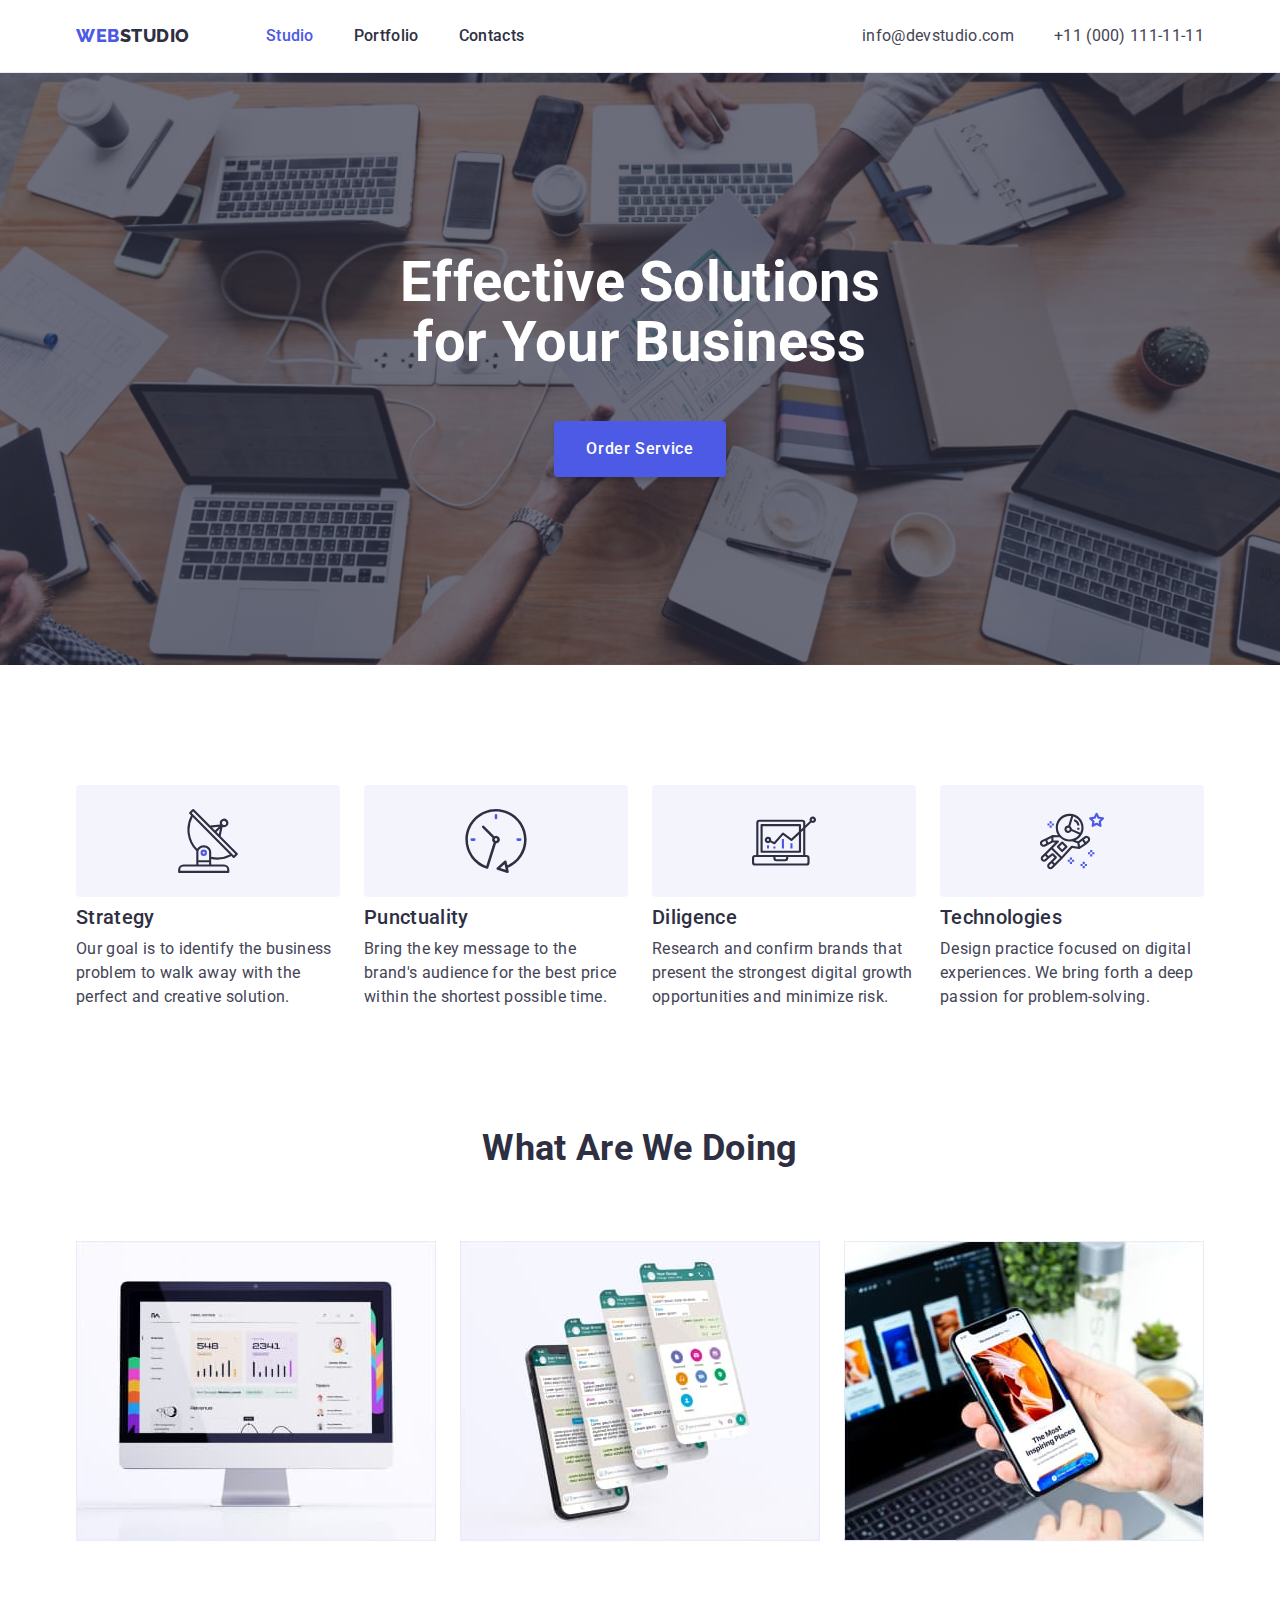
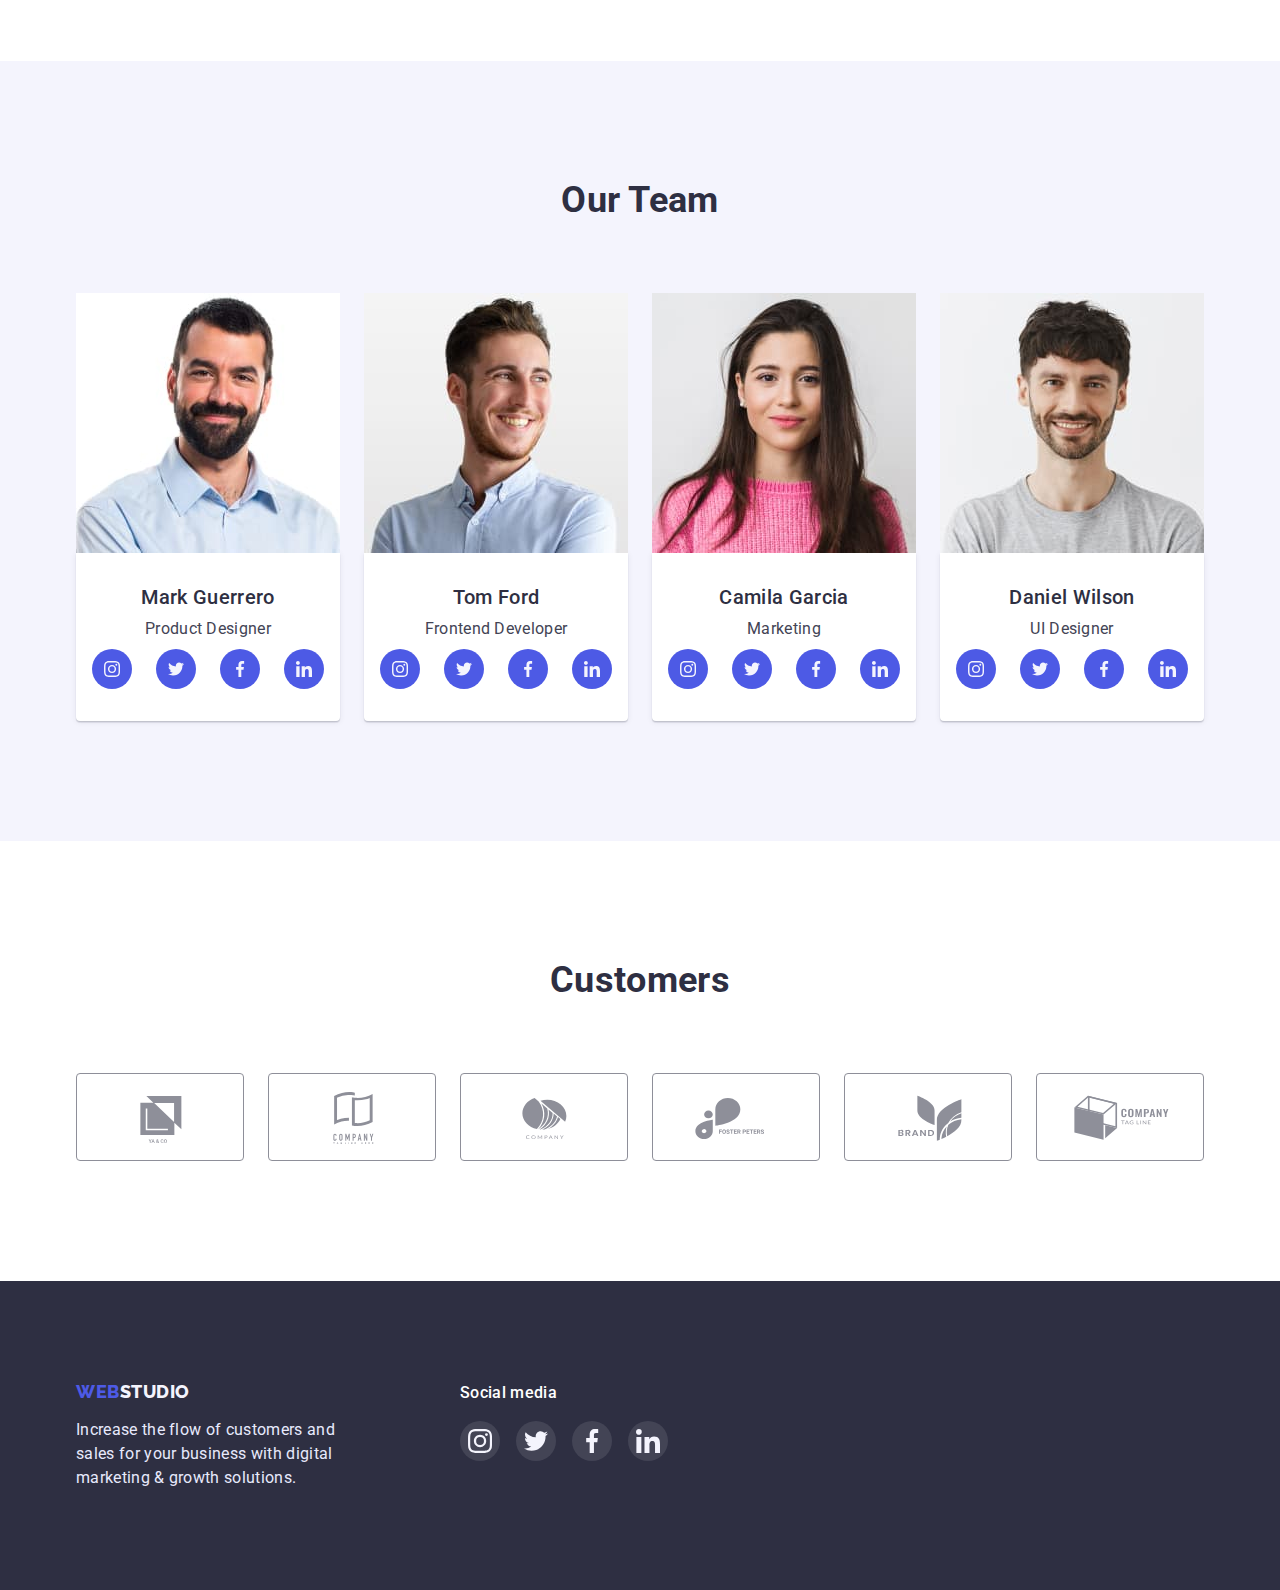
<file: index.html>
<!DOCTYPE html>
<html lang="en">
  <head>
    <meta charset="UTF-8" />
    <meta http-equiv="X-UA-Compatible" content="IE=edge" />
    <meta name="viewport" content="width=device-width, initial-scale=1.0" />
    <title>Web Studio</title>
    <link rel="preconnect" href="https://fonts.googleapis.com" />
    <link rel="preconnect" href="https://fonts.gstatic.com" crossorigin />
    <link
      href="https://fonts.googleapis.com/css2?family=Raleway:wght@800&family=Roboto:wght@400;500;700;900&display=swap"
      rel="stylesheet"
    />
    <link
      rel="stylesheet"
      href="https://cdn.jsdelivr.net/npm/modern-normalize@1.1.0/modern-normalize.min.css"
    />
    <link rel="stylesheet" href="./css/styles.css" />
  </head>
  <body>
    <header class="page-header">
      <div class="page-header-container container">
        <nav class="nav">
          <a href="./index.html" class="header-logo link">
            <span class="accent">Web</span>Studio
          </a>
          <ul class="site-nav list">
            <li class="nav-item">
              <a href="./index.html" class="nav-link link current">Studio</a>
            </li>
            <li class="nav-item">
              <a href="./portfolio.html" class="nav-link link">Portfolio</a>
            </li>
            <li class="nav-item">
              <a href="" class="nav-link link">Contacts</a>
            </li>
          </ul>
        </nav>
        <address class="address">
          <ul class="address-list list">
            <li class="address-item">
              <a href="mailto:info@devstudio.com" class="address-link link"
                >info@devstudio.com</a
              >
            </li>
            <li class="address-item">
              <a href="tel:+110001111111" class="address-link link"
                >+11 (000) 111-11-11</a
              >
            </li>
          </ul>
        </address>
      </div>
    </header>

    <main class="page-main">
      <!-- Hero section -->
      <section class="hero">
        <div class="container">
          <h1 class="hero-title">Effective Solutions for Your Business</h1>
          <button type="button" class="hero-btn btn">Order Service</button>
        </div>
      </section>
      <!-- /Hero section -->

      <!-- Principles of work section -->
      <section class="principles">
        <div class="container">
          <h2 class="principles-title title visually-hidden">
            Principles of work
          </h2>
          <ul class="principles-list wrapper list">
            <li class="principles-item">
              <div class="principles-wrapper-icon">
                <svg class="principles-icon" width="64" height="64">
                  <use href="./images/icons.svg#icon-principles-antenna"></use>
                </svg>
              </div>
              <h3 class="principles-subtitle subtitle">Strategy</h3>
              <p class="principles-desc">
                Our goal is to identify the business problem to walk away with
                the perfect and creative solution.
              </p>
            </li>
            <li class="principles-item">
              <div class="principles-wrapper-icon">
                <svg class="principles-icon" width="64" height="64">
                  <use href="./images/icons.svg#icon-principles-clock"></use>
                </svg>
              </div>
              <h3 class="principles-subtitle subtitle">Punctuality</h3>
              <p class="principles-desc">
                Bring the key message to the brand's audience for the best price
                within the shortest possible time.
              </p>
            </li>
            <li class="principles-item">
              <div class="principles-wrapper-icon">
                <svg class="principles-icon" width="64" height="64">
                  <use href="./images/icons.svg#icon-principles-diagram"></use>
                </svg>
              </div>
              <h3 class="principles-subtitle subtitle">Diligence</h3>
              <p class="principles-desc">
                Research and confirm brands that present the strongest digital
                growth opportunities and minimize risk.
              </p>
            </li>
            <li class="principles-item">
              <div class="principles-wrapper-icon">
                <svg class="principles-icon" width="64" height="64">
                  <use
                    href="./images/icons.svg#icon-principles-astronaut"
                  ></use>
                </svg>
              </div>
              <h3 class="principles-subtitle subtitle">Technologies</h3>
              <p class="principles-desc">
                Design practice focused on digital experiences. We bring forth a
                deep passion for problem-solving.
              </p>
            </li>
          </ul>
        </div>
      </section>
      <!-- /Principles of work section -->

      <!-- What are we doing section -->
      <section class="product section">
        <div class="container">
          <h2 class="product-title title">What are we doing</h2>
          <ul class="product-list wrapper list">
            <li class="product-item">
              <img
                src="./images/what-are-we-doing-1.jpg"
                alt="An example of work  on the monitor"
                width="360"
                height="300"
              />
            </li>
            <li class="product-item">
              <img
                src="./images/what-are-we-doing-2.jpg"
                alt="An example of work on a
            smartphone"
                width="360"
                height="300"
              />
            </li>
            <li class="product-item">
              <img
                src="./images/what-are-we-doing-3.jpg"
                alt="An example of work on a laptop and a smartphone"
                width="360"
                height="300"
              />
            </li>
          </ul>
        </div>
      </section>
      <!-- /What are we doing section -->

      <!-- Our Team section-->
      <section class="team section">
        <div class="container">
          <h2 class="team-title title">Our Team</h2>
          <ul class="team-list wrapper list">
            <li class="team-item">
              <img
                src="./images/our-team-1.jpg"
                alt="Photo of the employee"
                width="264"
                height="260"
              />
              <div class="team-text-box">
                <h3 class="team-subtitle subtitle">Mark Guerrero</h3>
                <p class="team-desc">Product Designer</p>
                <ul class="team-social-list wrapper list">
                  <li class="team-social-item">
                    <a href="" class="team-social-link icon-link">
                      <svg class="team-social-icon" width="16" height="16">
                        <use href="./images/icons.svg#icon-instagram"></use>
                      </svg>
                    </a>
                  </li>
                  <li class="team-social-item">
                    <a href="" class="team-social-link icon-link">
                      <svg class="team-social-icon" width="16" height="16">
                        <use href="./images/icons.svg#icon-twitter"></use>
                      </svg>
                    </a>
                  </li>
                  <li class="team-social-item">
                    <a href="" class="team-social-link icon-link">
                      <svg class="team-social-icon" width="16" height="16">
                        <use href="./images/icons.svg#icon-facebook"></use>
                      </svg>
                    </a>
                  </li>
                  <li class="team-social-item">
                    <a href="" class="team-social-link icon-link">
                      <svg class="team-social-icon" width="16" height="16">
                        <use href="./images/icons.svg#icon-linkedin"></use>
                      </svg>
                    </a>
                  </li>
                </ul>
              </div>
            </li>
            <li class="team-item">
              <img
                src="./images/our-team-2.jpg"
                alt="Photo of the employee"
                width="264"
                height="260"
              />
              <div class="team-text-box">
                <h3 class="team-subtitle subtitle">Tom Ford</h3>
                <p class="team-desc">Frontend Developer</p>
                <ul class="team-social-list wrapper list">
                  <li class="team-social-item">
                    <a href="" class="team-social-link icon-link">
                      <svg class="team-social-icon" width="16" height="16">
                        <use href="./images/icons.svg#icon-instagram"></use>
                      </svg>
                    </a>
                  </li>
                  <li class="team-social-item">
                    <a href="" class="team-social-link icon-link">
                      <svg class="team-social-icon" width="16" height="16">
                        <use href="./images/icons.svg#icon-twitter"></use>
                      </svg>
                    </a>
                  </li>
                  <li class="team-social-item">
                    <a href="" class="team-social-link icon-link">
                      <svg class="team-social-icon" width="16" height="16">
                        <use href="./images/icons.svg#icon-facebook"></use>
                      </svg>
                    </a>
                  </li>
                  <li class="team-social-item">
                    <a href="" class="team-social-link icon-link">
                      <svg class="team-social-icon" width="16" height="16">
                        <use href="./images/icons.svg#icon-linkedin"></use>
                      </svg>
                    </a>
                  </li>
                </ul>
              </div>
            </li>
            <li class="team-item">
              <img
                src="./images/our-team-3.jpg"
                alt="Photo of the employee"
                width="264"
                height="260"
              />
              <div class="team-text-box">
                <h3 class="team-subtitle subtitle">Camila Garcia</h3>
                <p class="team-desc">Marketing</p>
                <ul class="team-social-list wrapper list">
                  <li class="team-social-item">
                    <a href="" class="team-social-link icon-link">
                      <svg class="team-social-icon" width="16" height="16">
                        <use href="./images/icons.svg#icon-instagram"></use>
                      </svg>
                    </a>
                  </li>
                  <li class="team-social-item">
                    <a href="" class="team-social-link icon-link">
                      <svg class="team-social-icon" width="16" height="16">
                        <use href="./images/icons.svg#icon-twitter"></use>
                      </svg>
                    </a>
                  </li>
                  <li class="team-social-item">
                    <a href="" class="team-social-link icon-link">
                      <svg class="team-social-icon" width="16" height="16">
                        <use href="./images/icons.svg#icon-facebook"></use>
                      </svg>
                    </a>
                  </li>
                  <li class="team-social-item">
                    <a href="" class="team-social-link icon-link">
                      <svg class="team-social-icon" width="16" height="16">
                        <use href="./images/icons.svg#icon-linkedin"></use>
                      </svg>
                    </a>
                  </li>
                </ul>
              </div>
            </li>
            <li class="team-item">
              <img
                src="./images/our-team-4.jpg"
                alt="Photo of the employee"
                width="264"
                height="260"
              />
              <div class="team-text-box">
                <h3 class="team-subtitle subtitle">Daniel Wilson</h3>
                <p class="team-desc">UI Designer</p>
                <ul class="team-social-list wrapper list">
                  <li class="team-social-item">
                    <a href="" class="team-social-link icon-link">
                      <svg class="team-social-icon" width="16" height="16">
                        <use href="./images/icons.svg#icon-instagram"></use>
                      </svg>
                    </a>
                  </li>
                  <li class="team-social-item">
                    <a href="" class="team-social-link icon-link">
                      <svg class="team-social-icon" width="16" height="16">
                        <use href="./images/icons.svg#icon-twitter"></use>
                      </svg>
                    </a>
                  </li>
                  <li class="team-social-item">
                    <a href="" class="team-social-link icon-link">
                      <svg class="team-social-icon" width="16" height="16">
                        <use href="./images/icons.svg#icon-facebook"></use>
                      </svg>
                    </a>
                  </li>
                  <li class="team-social-item">
                    <a href="" class="team-social-link icon-link">
                      <svg class="team-social-icon" width="16" height="16">
                        <use href="./images/icons.svg#icon-linkedin"></use>
                      </svg>
                    </a>
                  </li>
                </ul>
              </div>
            </li>
          </ul>
        </div>
      </section>
      <!-- /Our Team section-->

      <!-- Customers section -->
      <section class="customer section">
        <div class="container">
          <h2 class="customers-title title">Customers</h2>
          <ul class="customers-list wrapper list">
            <li class="customers-item">
              <a href="" class="customers-logo-link icon-link">
                <svg class="customers-logo-icon" width="104" height="56">
                  <use href="./images/icons.svg#icon-customers-logo-1"></use>
                </svg>
              </a>
            </li>
            <li class="customers-item">
              <a href="" class="customers-logo-link icon-link">
                <svg class="customers-logo-icon" width="104" height="56">
                  <use href="./images/icons.svg#icon-customers-logo-2"></use>
                </svg>
              </a>
            </li>
            <li class="customers-item">
              <a href="" class="customers-logo-link icon-link">
                <svg class="customers-logo-icon" width="104" height="56">
                  <use href="./images/icons.svg#icon-customers-logo-3"></use>
                </svg>
              </a>
            </li>
            <li class="customers-item">
              <a href="" class="customers-logo-link icon-link">
                <svg class="customers-logo-icon" width="104" height="56">
                  <use href="./images/icons.svg#icon-customers-logo-4"></use>
                </svg>
              </a>
            </li>
            <li class="customers-item">
              <a href="" class="customers-logo-link icon-link">
                <svg class="customers-logo-icon" width="104" height="56">
                  <use href="./images/icons.svg#icon-customers-logo-5"></use>
                </svg>
              </a>
            </li>
            <li class="customers-item">
              <a href="" class="customers-logo-link icon-link">
                <svg class="customers-logo-icon" width="104" height="56">
                  <use href="./images/icons.svg#icon-customers-logo-6"></use>
                </svg>
              </a>
            </li>
          </ul>
        </div>
      </section>
      <!-- /Customers section -->
    </main>

    <footer class="page-footer">
      <div class="footer-wrapper container">
        <div class="footer-info">
          <a href="./index.html" class="footer-logo link">
            <span class="accent">Web</span>Studio
          </a>
          <p class="footer-desc">
            Increase the flow of customers and sales for your business with
            digital marketing & growth solutions.
          </p>
        </div>
        <div class="footer-social">
          <p class="footer-social-desc">Social media</p>
          <ul class="footer-social-list list">
            <li class="footer-social-item">
              <a href="" class="footer-social-link icon-link">
                <svg class="footer-social-icon" width="24" height="24">
                  <use href="./images/icons.svg#icon-instagram"></use>
                </svg>
              </a>
            </li>
            <li class="footer-social-item">
              <a href="" class="footer-social-link icon-link">
                <svg class="footer-social-icon" width="24" height="24">
                  <use href="./images/icons.svg#icon-twitter"></use>
                </svg>
              </a>
            </li>
            <li class="footer-social-item">
              <a href="" class="footer-social-link icon-link">
                <svg class="footer-social-icon" width="24" height="24">
                  <use href="./images/icons.svg#icon-facebook"></use>
                </svg>
              </a>
            </li>
            <li class="footer-social-item">
              <a href="" class="footer-social-link icon-link">
                <svg class="footer-social-icon" width="24" height="24">
                  <use href="./images/icons.svg#icon-linkedin"></use>
                </svg>
              </a>
            </li>
          </ul>
        </div>
      </div>
    </footer>
  </body>
</html>
</file>
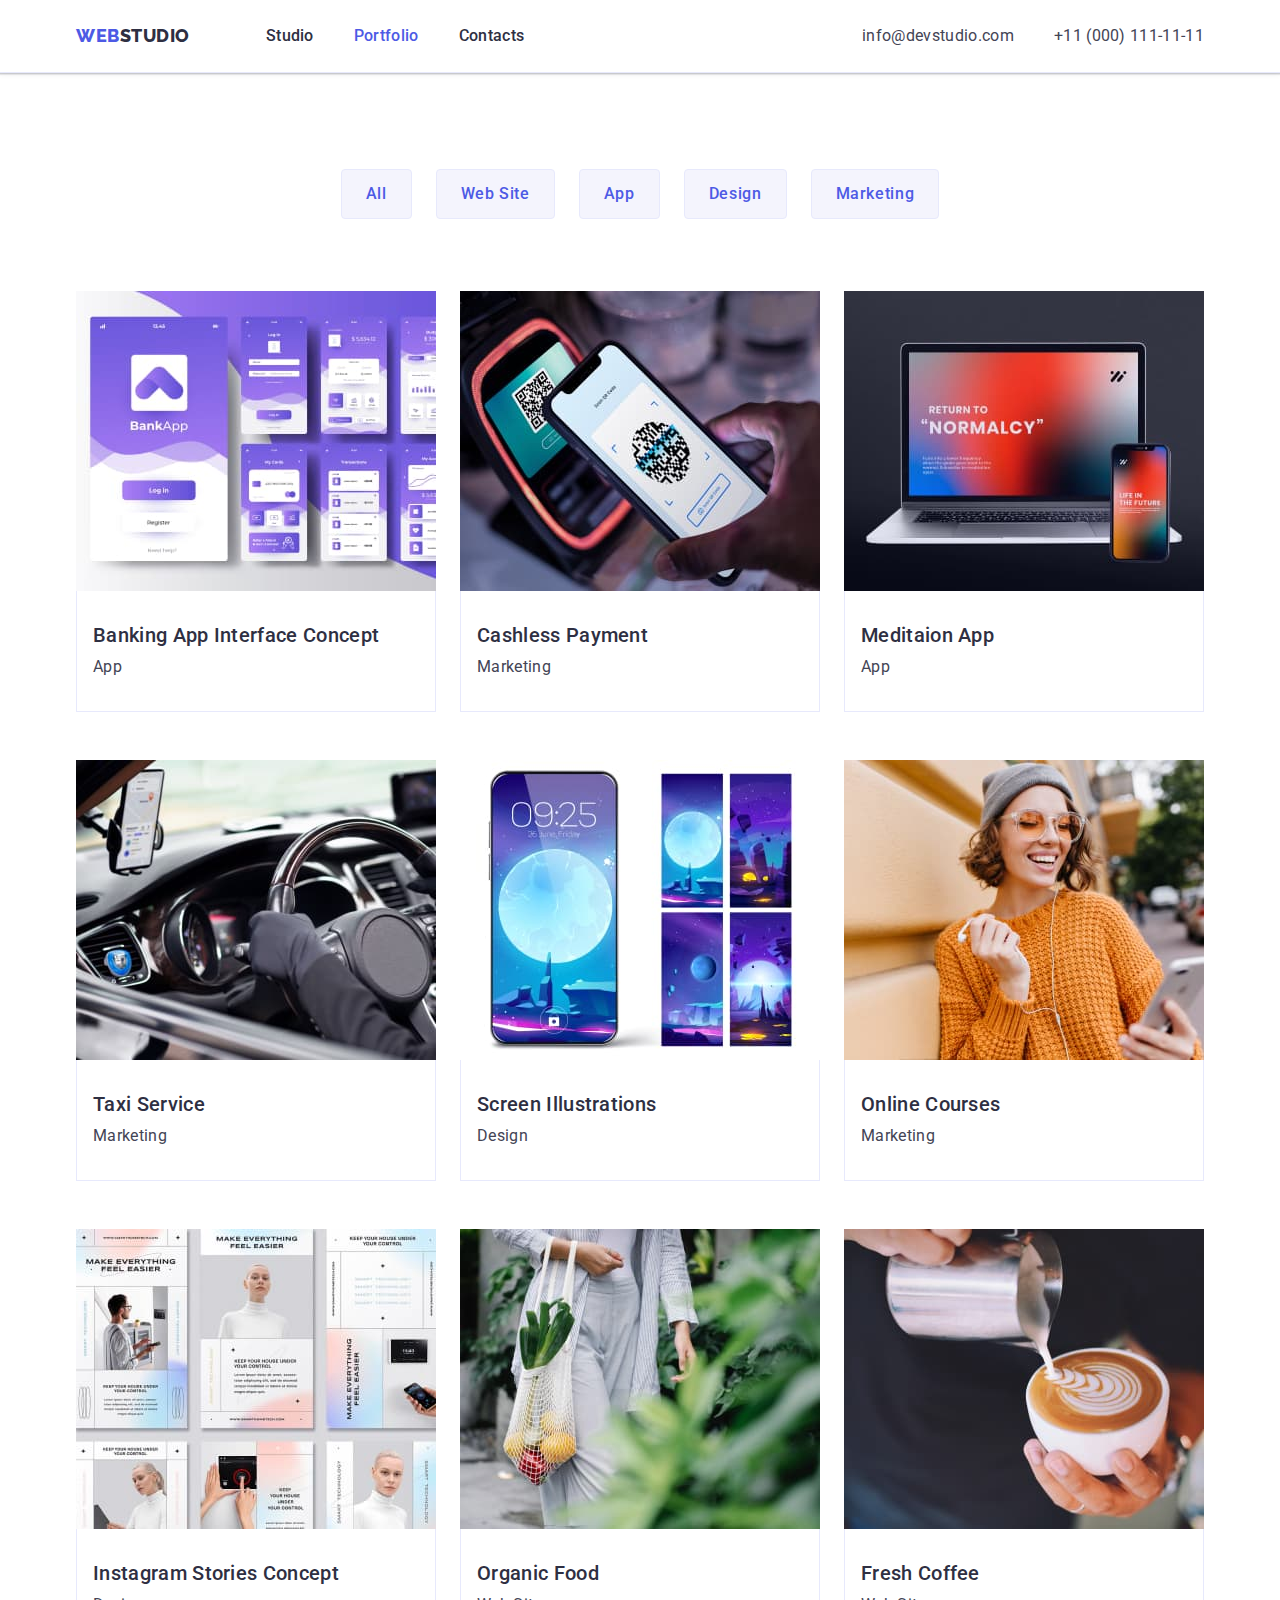
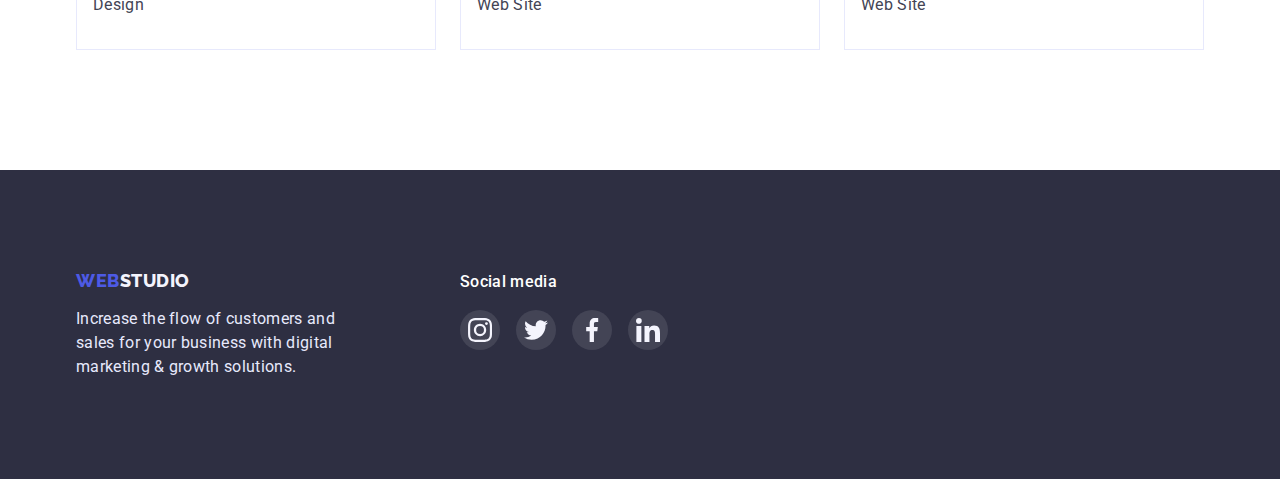
<file: portfolio.html>
<!DOCTYPE html>
<html lang="en">
  <head>
    <meta charset="UTF-8" />
    <meta http-equiv="X-UA-Compatible" content="IE=edge" />
    <meta name="viewport" content="width=device-width, initial-scale=1.0" />
    <title>Portfolio</title>
    <link rel="preconnect" href="https://fonts.googleapis.com" />
    <link rel="preconnect" href="https://fonts.gstatic.com" crossorigin />
    <link
      href="https://fonts.googleapis.com/css2?family=Raleway:wght@800&family=Roboto:wght@400;500;700;900&display=swap"
      rel="stylesheet"
    />
    <link
      rel="stylesheet"
      href="https://cdn.jsdelivr.net/npm/modern-normalize@1.1.0/modern-normalize.min.css"
    />
    <link rel="stylesheet" href="./css/styles.css" />
  </head>
  <body>
    <header class="page-header">
      <div class="page-header-container container">
        <nav class="nav">
          <a href="./index.html" class="header-logo link">
            <span class="accent">Web</span>Studio
          </a>
          <ul class="site-nav list">
            <li class="nav-item">
              <a href="./index.html" class="nav-link link">Studio</a>
            </li>
            <li class="nav-item">
              <a href="./portfolio.html" class="nav-link link current"
                >Portfolio</a
              >
            </li>
            <li class="nav-item">
              <a href="" class="nav-link link">Contacts</a>
            </li>
          </ul>
        </nav>
        <address class="address">
          <ul class="address-list list">
            <li class="address-item">
              <a href="mailto:info@devstudio.com" class="address-link link"
                >info@devstudio.com</a
              >
            </li>
            <li class="address-item">
              <a href="tel:+110001111111" class="address-link link"
                >+11 (000) 111-11-11</a
              >
            </li>
          </ul>
        </address>
      </div>
    </header>

    <main class="portfolio-main">
      <!-- Portfolio section -->
      <section class="portfolio">
        <div class="container">
          <h1 class="portfolio-title title visually-hidden">Portfolio</h1>
          <ul class="portfolio-list-filter list">
            <li class="portfolio-item-filter">
              <button type="button" class="portfolio-btn btn">All</button>
            </li>
            <li class="portfolio-item-filter">
              <button type="button" class="portfolio-btn btn">Web Site</button>
            </li>
            <li class="portfolio-item-filter">
              <button type="button" class="portfolio-btn btn">App</button>
            </li>
            <li class="portfolio-item-filter">
              <button type="button" class="portfolio-btn btn">Design</button>
            </li>
            <li class="portfolio-item-filter">
              <button type="button" class="portfolio-btn btn">Marketing</button>
            </li>
          </ul>

          <ul class="portfolio-list-product list">
            <li class="portfolio-item-product">
              <a href="" class="portfolio-item-link link">
                <img
                  src="./images/portfolio/portfolio-1.jpg"
                  alt="Example of work"
                  width="360"
                  height="300"
                />
                <div class="portfolio-text-box">
                  <h2 class="portfolio-subtitle subtitle">
                    Banking App Interface Concept
                  </h2>
                  <p class="portfolio-desc">App</p>
                </div>
              </a>
            </li>
            <li class="portfolio-item-product">
              <a href="" class="portfolio-item-link link">
                <img
                  src="./images/portfolio/portfolio-2.jpg"
                  alt="Example of work"
                  width="360"
                  height="300"
                />
                <div class="portfolio-text-box">
                  <h2 class="portfolio-subtitle subtitle">Cashless Payment</h2>
                  <p class="portfolio-desc">Marketing</p>
                </div>
              </a>
            </li>
            <li class="portfolio-item-product">
              <a href="" class="portfolio-item-link link">
                <img
                  src="./images/portfolio/portfolio-3.jpg"
                  alt="Example of work"
                  width="360"
                  height="300"
                />
                <div class="portfolio-text-box">
                  <h2 class="portfolio-subtitle subtitle">Meditaion App</h2>
                  <p class="portfolio-desc">App</p>
                </div>
              </a>
            </li>
            <li class="portfolio-item-product">
              <a href="" class="portfolio-item-link link">
                <img
                  src="./images/portfolio/portfolio-4.jpg"
                  alt="Example of work"
                  width="360"
                  height="300"
                />
                <div class="portfolio-text-box">
                  <h2 class="portfolio-subtitle subtitle">Taxi Service</h2>
                  <p class="portfolio-desc">Marketing</p>
                </div>
              </a>
            </li>
            <li class="portfolio-item-product">
              <a href="" class="portfolio-item-link link">
                <img
                  src="./images/portfolio/portfolio-5.jpg"
                  alt="Example of work"
                  width="360"
                  height="300"
                />
                <div class="portfolio-text-box">
                  <h2 class="portfolio-subtitle subtitle">
                    Screen Illustrations
                  </h2>
                  <p class="portfolio-desc">Design</p>
                </div>
              </a>
            </li>
            <li class="portfolio-item-product">
              <a href="" class="portfolio-item-link link">
                <img
                  src="./images/portfolio/portfolio-6.jpg"
                  alt="Example of work"
                  width="360"
                  height="300"
                />
                <div class="portfolio-text-box">
                  <h2 class="portfolio-subtitle subtitle">Online Courses</h2>
                  <p class="portfolio-desc">Marketing</p>
                </div>
              </a>
            </li>
            <li class="portfolio-item-product">
              <a href="" class="portfolio-item-link link">
                <img
                  src="./images/portfolio/portfolio-7.jpg"
                  alt="Example of work"
                  width="360"
                  height="300"
                />
                <div class="portfolio-text-box">
                  <h2 class="portfolio-subtitle subtitle">
                    Instagram Stories Concept
                  </h2>
                  <p class="portfolio-desc">Design</p>
                </div>
              </a>
            </li>
            <li class="portfolio-item-product">
              <a href="" class="portfolio-item-link link">
                <img
                  src="./images/portfolio/portfolio-8.jpg"
                  alt="Example of work"
                  width="360"
                  height="300"
                />
                <div class="portfolio-text-box">
                  <h2 class="portfolio-subtitle subtitle">Organic Food</h2>
                  <p class="portfolio-desc">Web Site</p>
                </div>
              </a>
            </li>
            <li class="portfolio-item-product">
              <a href="" class="portfolio-item-link link">
                <img
                  src="./images/portfolio/portfolio-9.jpg"
                  alt="Example of work"
                  width="360"
                  height="300"
                />
                <div class="portfolio-text-box">
                  <h2 class="portfolio-subtitle subtitle">Fresh Coffee</h2>
                  <p class="portfolio-desc">Web Site</p>
                </div>
              </a>
            </li>
          </ul>
        </div>
      </section>
      <!-- /Portfolio section -->
    </main>

    <footer class="page-footer">
      <div class="footer-wrapper container">
        <div class="footer-info">
          <a href="./index.html" class="footer-logo link">
            <span class="accent">Web</span>Studio
          </a>
          <p class="footer-desc">
            Increase the flow of customers and sales for your business with
            digital marketing & growth solutions.
          </p>
        </div>
        <div class="footer-social">
          <p class="footer-social-desc">Social media</p>
          <ul class="footer-social-list list">
            <li class="footer-social-item">
              <a href="" class="footer-social-link icon-link">
                <svg class="footer-social-icon" width="24" height="24">
                  <use href="./images/icons.svg#icon-instagram"></use>
                </svg>
              </a>
            </li>
            <li class="footer-social-item">
              <a href="" class="footer-social-link icon-link">
                <svg class="footer-social-icon" width="24" height="24">
                  <use href="./images/icons.svg#icon-twitter"></use>
                </svg>
              </a>
            </li>
            <li class="footer-social-item">
              <a href="" class="footer-social-link icon-link">
                <svg class="footer-social-icon" width="24" height="24">
                  <use href="./images/icons.svg#icon-facebook"></use>
                </svg>
              </a>
            </li>
            <li class="footer-social-item">
              <a href="" class="footer-social-link icon-link">
                <svg class="footer-social-icon" width="24" height="24">
                  <use href="./images/icons.svg#icon-linkedin"></use>
                </svg>
              </a>
            </li>
          </ul>
        </div>
      </div>
    </footer>
  </body>
</html>
</file>
<file: css/styles.css>
:root{
--main-color:#434455; 
--secondary-color:#2E2F42;
--accent-color:#4D5AE5; 
--white-color: #FFFFFF;
--main-font-size: 16px;
--main-line-height:1.5;
--main-letter-spacing:0.02em; 
--main-gap:24px;
} 

body{
    font-family: 'Roboto', sans-serif;
    color: var(--main-color);
    font-size: var(--main-font-size);
    line-height: var(--main-line-height);
    letter-spacing: var(--main-letter-spacing);
}

h1,h2,h3,h4,p{
    margin-top: 0;
    margin-bottom: 0;
}

ul{
    margin-top: 0;
    margin-bottom: 0;
    padding-left: 0;
}

img{
    display: block;
    max-width: 100%;
    height: auto;
}

button{
     cursor: pointer;
}

.list{ 
   list-style-type: none; 
}
.link{ 
   text-decoration: none; 
}
.nav-link.current{
    color: var(--accent-color);
}
.title{
    font-weight: 700;
    font-size: 36px;
    line-height: 1.11;
    text-align: center;
    text-transform: capitalize;
    color: var(--secondary-color);
    margin-bottom: 72px;
}
.subtitle{
    font-weight: 500;
    font-size: 20px;
    line-height: 1.2;
    color: var(--secondary-color);
    margin-bottom: 8px;
}

.btn{
    display: block;
    font-weight: 500;
    font-size: inherit;
    line-height: inherit; 
    letter-spacing: 0.04em;

}
.visually-hidden {
  position: absolute;
  width: 1px;
  height: 1px;
  margin: -1px;
  border: 0;
  padding: 0;
  white-space: nowrap;
  clip-path: inset(100%);
  clip: rect(0 0 0 0);
  overflow: hidden;
}

.container{
    width: 1158px;
    margin-left: auto;
    margin-right: auto;
    padding: 0 15px;
}

.section{
    padding-top: 120px;
    padding-bottom: 120px;
}

.wrapper{
    display: flex;
    flex-wrap: wrap;
    gap: var(--main-gap);
}

.icon-link{
    display: flex;
    justify-content: center;
    align-items: center;
    width: 100%;
    height: 100%;
}
/* ========================== Studio page============================ */

/*-----------------------------Header---------------------------------*/
.page-header{
   border-bottom: 1px solid #E7E9FC;
   box-shadow: 0px 2px 1px rgba(46, 47, 66, 0.08), 0px 1px 1px rgba(46, 47, 66, 0.16), 0px 1px 6px rgba(46, 47, 66, 0.08);
}
.page-header-container{
   display: flex; 
   justify-content: space-between;
}
.nav{
    display: flex;
}
.site-nav{
    display: flex;
    gap: 40px;
}
.address-list{
    display: flex;
}
.header-logo {
   font-family: 'Raleway', sans-serif;
   font-weight: 800;
   font-size: 18px;
   line-height: 1.33;
   letter-spacing: 0.03em;
   text-transform: uppercase; 
   color:var(--secondary-color);
   margin-right: 76px;
   padding: 24px 0;
}
.accent{
   color: var(--accent-color); 
} 
.nav-link {
   font-weight: 500;
   color: var(--secondary-color); 
   display: inline-block;
   padding: 24px 0;
} 
.address-item:first-child{
   margin-right: 40px;
}
.address-link {
   font-style: normal;
   color: var(--main-color);
   display: inline-block;
   padding: 24px 0;
}

.nav-link:hover,
.nav-link:focus{
    color: var(--accent-color);
}
.address-link:hover,
.address-link:focus{
    color: var(--accent-color);
}
/*----------------------------/Header-------------------------------------------*/


/*---------------------------- Hero--------------------------------------------- */
.hero{
    max-width: 1440px;
    margin-left: auto;
    margin-right: auto;
    background-color: rgba(46, 47, 66, 0.7);
    padding-top: 180px;
    padding-bottom: 188px;
    background-image: linear-gradient(rgba(46, 47, 66, 0.7),rgba(46, 47, 66, 0.7)),
                      url('../images/hero-bg.jpg');
    background-repeat: no-repeat;
    background-position: center;
    background-size: cover;
}
.hero-title{
    width: 496px;
    font-weight: 700;
    font-size: 56px;
    line-height: 1.07;
    text-align: center;
    color: var(--white-color);
    margin-left: auto;
    margin-right: auto; 
    margin-bottom: 48px;
}
.hero-btn{
    background-color: var(--accent-color);
    color: var(--white-color);
    box-shadow: 0px 4px 4px rgba(0, 0, 0, 0.15);
    border: transparent;
    border-radius: 4px;
    padding: 16px 32px;
    margin-left: auto;
    margin-right: auto;
}
.hero-btn:hover,
.hero-btn:focus{
    background-color: #404BBF;
}
/* -----------------------------/Hero-------------------------------------------- */

/* -----------------------------Principles of work section-------------------------------------------- */
.principles{
    padding-top: 120px;
}
.principles-item{
    width: calc((100% - 3 * 24px) / 4)
}
.principles-wrapper-icon{
    display: flex;
    justify-content: center;
    align-items: center;
    width: 264px;
    height: 112px;
    background-color: #F4F4FD;
    border-radius: 4px;
    margin-bottom: 8px;
}
/* -----------------------------/Principles of work section-------------------------------------------- */


/*------------------------------ What are we doing section---------------------------------------- */
.product-item{
    width: calc((100% - 2 * 24px) / 3);
}
/*------------------------------ /What are we doing section---------------------------------------- */


/*------------------------------ Our Team---------------------------------------- */
.team{
    background-color: #F4F4FD;
}
.team-item{
    width: calc((100% - 3 * 24px) / 4);
}
.team-text-box{
    background: #FFFFFF;
    padding: 32px 16px;
    box-shadow: 0px 1px 6px rgba(46, 47, 66, 0.08), 0px 1px 1px rgba(46, 47, 66, 0.16), 0px 2px 1px rgba(46, 47, 66, 0.08);
    border-radius: 0px 0px 4px 4px;
}
.team-subtitle{
    text-align: center;
}
.team-desc{
    text-align: center;
    margin-bottom: 8px;
}
.team-social-list{
    justify-content: center;
}
.team-social-item{
    width: 40px;
    height: 40px;
}
.team-social-link{
    border-radius: 50%;
    background-color: var(--accent-color);
    color: #F4F4FD;
}
.team-social-link:hover,
.team-social-link:focus{   
    background-color: #404BBF;
 
}
.team-social-icon{
    fill:currentColor;
}
/*------------------------------ /Our Team -------------------------------------*/

/*------------------------------ Customers section -------------------------------------*/
.customers-list{
    justify-content: center;
}
.customers-item{
    width: 168px;
    height: 88px;
}
.customers-logo-link{
    border: 1px solid #8E8F99;
    border-radius: 4px;
    color: #8E8F99;
}
.customers-logo-link:hover,
.customers-logo-link:focus{   
    color: #404BBF;
    border-color:#404BBF;
}
.customers-logo-icon{
    fill:currentColor;
}
/*------------------------------ /Customers section -------------------------------------*/

/*------------------------------ Footer ----------------------------------------*/
.page-footer{
    background-color: var(--secondary-color);
    padding-top: 100px;
    padding-bottom: 100px;
}
.footer-wrapper{
    display: flex;
    gap: 120px;
}
.footer-info{
    max-width: 264px;
}
.footer-logo{
    display: inline-block;
    font-family: 'Raleway';
    font-weight: 800;
    font-size: 18px;
    line-height: 1.17;
    letter-spacing: 0.03em;
    text-transform: uppercase;
    color: #F4F4FD;
    margin-bottom:16px;
}
.footer-desc{
    color:#E7E9FC;
}
.footer-social{
    max-width: 208px;
}
.footer-social-desc{
    font-weight: 500;
    color: var(--white-color);
    margin-bottom: 16px;
}
.footer-social-list{
    display: flex;
    flex-wrap: wrap;
    justify-content: center;
    gap: 16px;
}
.footer-social-item{
    width: 40px;
    height: 40px;
}
.footer-social-link{
    border-radius: 50%;
    background-color: var(--main-color);
    color: #F4F4FD;
}
.footer-social-link:hover,
.footer-social-link:focus{   
    background-color: #31D0AA;
}
.footer-social-icon{
    fill:currentColor;
}
/* --------------------------/Footer------------------------------------------- */

/* ==========================/Studio page============================ */



/*===========================Portfolio page========================== */
.portfolio{
     padding-top: 96px;
     padding-bottom: 120px;
}
.portfolio-list-filter{
     display: flex;
     justify-content: center;
     gap: var(--main-gap);    
     margin-bottom: 72px;
}
.portfolio-btn{
    background-color: #F4F4FD;
    color: var(--accent-color);
    border: 1px solid #E7E9FC;
    border-radius: 4px;
    padding: 12px 24px;
}
.portfolio-btn:hover,
.portfolio-btn:focus{
    background-color: #404BBF;
    color: var(--white-color);
    border-color:#404BBF;
    box-shadow: 0px 3px 1px rgba(0, 0, 0, 0.1), 0px 2px 1px rgba(0, 0, 0, 0.08), 0px 2px 2px rgba(0, 0, 0, 0.12);
}
.portfolio-list-product{
    display: flex;
    flex-wrap: wrap;
    column-gap: var(--main-gap);
    row-gap: 48px;
}
.portfolio-item-product{
   width: calc((100% - 2 * 24px) / 3); 
} 
.portfolio-item-link{
    display: block;
}
.portfolio-item-link:hover,
.portfolio-item-link:focus{  
   box-shadow: 0px 1px 6px rgba(46, 47, 66, 0.08), 0px 1px 1px rgba(46, 47, 66, 0.16), 0px 2px 1px rgba(46, 47, 66, 0.08);
} 
.portfolio-text-box{
   padding: 32px 16px;
   border: 1px solid #E7E9FC;
   border-top:none;
}
.portfolio-desc{
    color: var(--main-color);
}
/*===========================/Portfolio page========================== */
</file>
